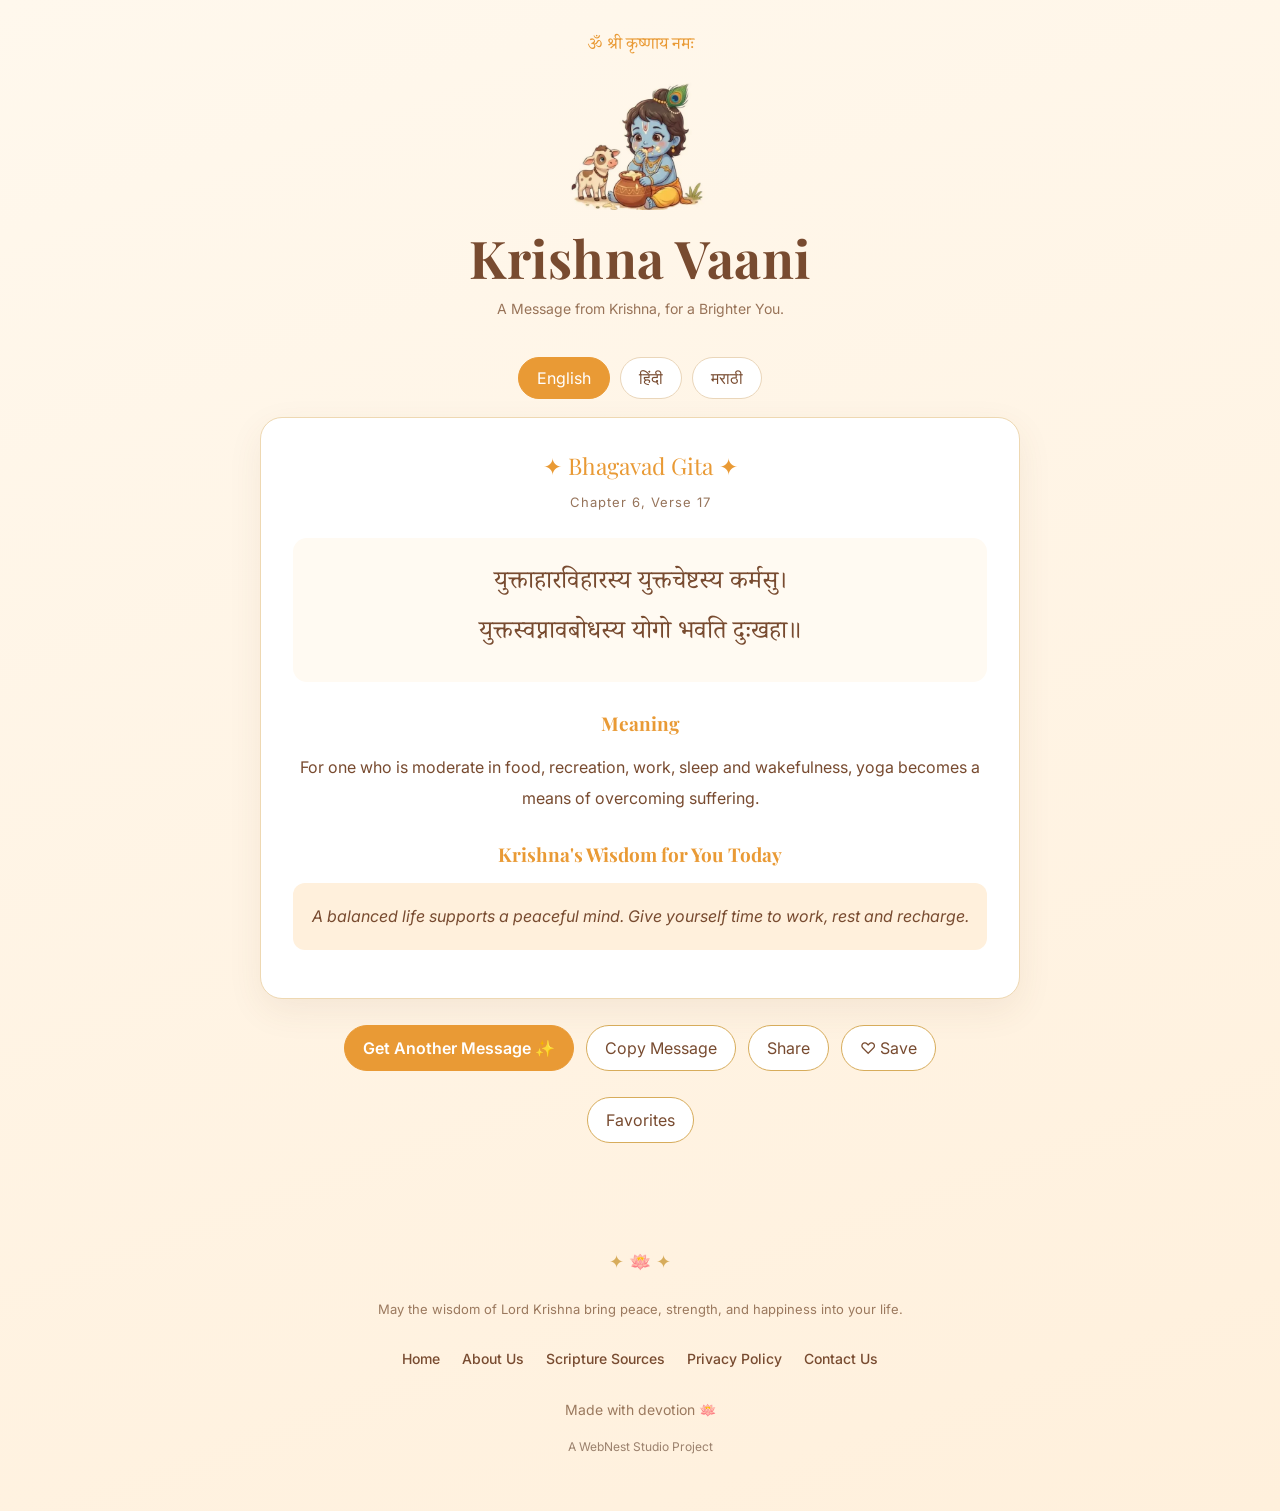
<file: index.html>
<!DOCTYPE html>
<html lang="en">
<head>
  <meta charset="UTF-8">
  <meta name="google-site-verification" content="RBv6J2PZx6m79KZ3nwgyc_ctPUBPmcMekk1My7mF_WQ" />
  <meta name="viewport" content="width=device-width, initial-scale=1.0">
  
  
<!-- SEO: Page title -->
<title>Krishna Vaani | Daily Bhagavad Gita Wisdom</title>

<!-- SEO: Page description -->
<meta
  name="description"
  content="Begin your day with Krishna Vaani. Discover uplifting Bhagavad Gita verses, positive reflections, and daily spiritual wisdom in English, Hindi, and Marathi."
>

<!-- SEO: Search engine indexing -->
<meta name="robots" content="index, follow">

<!-- SEO: Theme color -->
<meta name="theme-color" content="#FFF8ED">

<!-- SEO: Social sharing -->
<meta property="og:type" content="website">
<meta property="og:title"
      content="Krishna Vaani | Daily Bhagavad Gita Wisdom">
<meta property="og:description"
      content="A message from Krishna, for a brighter you. Read inspiring Bhagavad Gita teachings in English, Hindi, and Marathi.">

<meta name="twitter:card" content="summary">

  <link rel="stylesheet" href="style.css">
  <link rel="icon" type="image/png" href="assets/favicon.png">

</head>
<body>

  <main class="container">

    <header class="header">
      <p class="blessing">ॐ श्री कृष्णाय नमः</p>

      <div class="brand">
        <div class="krishna-art">
  
<img
  src="assets/krishna.webp"
  alt="Illustration of baby Lord Krishna"
  class="krishna-image"
  width="140"
  height="140"
  decoding="async"
  fetchpriority="high"
>

</div>
        <h1>Krishna Vaani</h1>
        <p id="tagline">
          A Message from Krishna, for a Brighter You.
        </p>
      </div>

      <nav class="languages" aria-label="Select language">
        <button data-lang="en" aria-pressed="true">English</button>
        <button data-lang="hi" aria-pressed="false">हिंदी</button>
        <button data-lang="mr" aria-pressed="false">मराठी</button>
      </nav>
    </header>

    <section class="message-card" aria-label="Bhagavad Gita wisdom">
      <p class="scripture-title">✦ Bhagavad Gita ✦</p>
      <p id="reference">Loading message...</p>

      <div id="sanskrit" class="sanskrit" lang="sa"></div>

      <h2 id="meaning-label">Meaning</h2>
      <p id="meaning"></p>

      <h2 id="reflection-label">
        Krishna's Wisdom for You Today
      </h2>
      <p id="reflection"></p>
    </section>

    <div class="actions">
      <button id="next">Get Another Message ✨</button>
      <button id="copy">Copy Message</button>
      <button id="share">Share</button>
      <button id="save">♡ Save</button>
    </div>

    <div class="favorites-controls">
      <button id="toggle-favorites">Favorites</button>
    </div>

    <section id="favorites-panel" hidden>
      <h2 id="favorites-heading">Saved Favorites</h2>
      <p id="favorites-note">
        Favorites are stored only in this browser.
      </p>
      <div id="favorites-list"></div>
    </section>

    <p id="status" role="status" aria-live="polite"></p>

    
<footer class="site-footer">

  <div class="footer-divider">✦ 🪷 ✦</div>

  <p id="blessing">
    May the wisdom of Lord Krishna bring peace,
    strength, and happiness into your life.
  </p>

  <nav class="footer-links" aria-label="Footer navigation">
    <a href="index.html">Home</a>
    <a href="about.html">About Us</a>
    <a href="sources.html">Scripture Sources</a>
    <a href="privacy.html">Privacy Policy</a>
    <a href="contact.html">Contact Us</a>
  </nav>

  <p class="footer-brand">
    Made with devotion 🪷
  </p>

  <p class="footer-credit">
    A WebNest Studio Project
  </p>

</footer>


  </main>

  <script src="./script.js"></script>
</body>
</html>
</file>
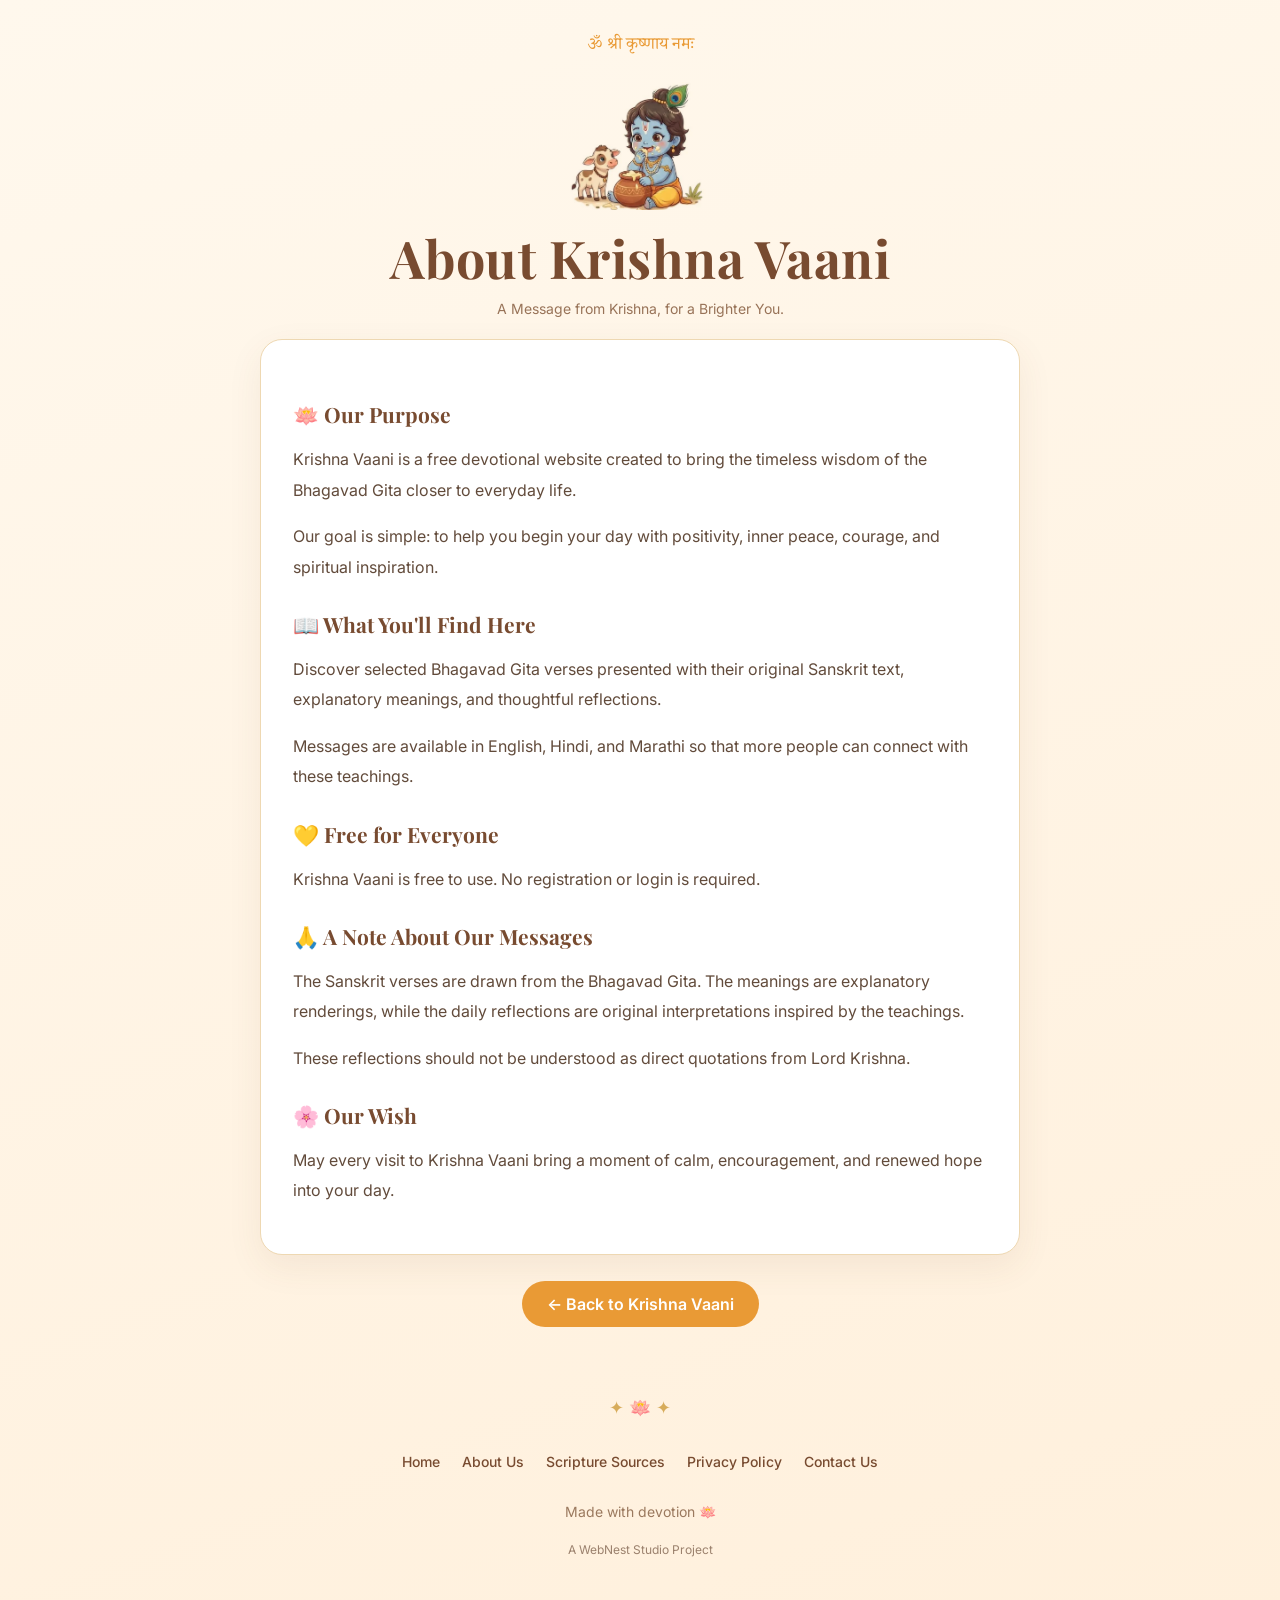
<file: about.html>
<!DOCTYPE html>
<html lang="en">
<head>
  <meta charset="UTF-8">
  <meta name="viewport"
        content="width=device-width, initial-scale=1.0">

  <meta name="description"
        content="Learn about Krishna Vaani, a free website sharing Bhagavad Gita wisdom in English, Hindi and Marathi.">

  <title>About Us | Krishna Vaani</title>

  <link rel="stylesheet" href="style.css">
  
  <link rel="icon" type="image/png" href="assets/favicon.png">

</head>

<body>
  <main class="container">

    <header class="header">
      <p class="blessing">ॐ श्री कृष्णाय नमः</p>

      <div class="brand">
        <div class="krishna-art">
          <img
            src="assets/krishna.png"
            alt="Baby Lord Krishna"
            class="krishna-image"
            width="140"
            height="140"
          >
        </div>

        <h1>About Krishna Vaani</h1>
        <p>A Message from Krishna, for a Brighter You.</p>
      </div>
    </header>

    <section class="message-card about-content">

      <h2>🪷 Our Purpose</h2>

      <p>
        Krishna Vaani is a free devotional website
        created to bring the timeless wisdom of the
        Bhagavad Gita closer to everyday life.
      </p>

      <p>
        Our goal is simple: to help you begin your
        day with positivity, inner peace, courage,
        and spiritual inspiration.
      </p>

      <h2>📖 What You'll Find Here</h2>

      <p>
        Discover selected Bhagavad Gita verses
        presented with their original Sanskrit text,
        explanatory meanings, and thoughtful
        reflections.
      </p>

      <p>
        Messages are available in English, Hindi,
        and Marathi so that more people can
        connect with these teachings.
      </p>

      <h2>💛 Free for Everyone</h2>

      <p>
        Krishna Vaani is free to use.
        No registration or login is required.
      </p>

      <h2>🙏 A Note About Our Messages</h2>

      <p>
        The Sanskrit verses are drawn from the
        Bhagavad Gita. The meanings are explanatory
        renderings, while the daily reflections are
        original interpretations inspired by the
        teachings.
      </p>

      <p>
        These reflections should not be understood
        as direct quotations from Lord Krishna.
      </p>

      <h2>🌸 Our Wish</h2>

      <p>
        May every visit to Krishna Vaani bring
        a moment of calm, encouragement,
        and renewed hope into your day.
      </p>

    </section>

    <div class="actions">
      <a href="index.html" class="page-link">
        ← Back to Krishna Vaani
      </a>
    </div>

    
<footer class="site-footer">

  <div class="footer-divider">✦ 🪷 ✦</div>

  <nav class="footer-links" aria-label="Footer navigation">
    <a href="index.html">Home</a>
    <a href="about.html">About Us</a>
    <a href="sources.html">Scripture Sources</a>
    <a href="privacy.html">Privacy Policy</a>
    <a href="contact.html">Contact Us</a>
  </nav>

  <p class="footer-brand">
    Made with devotion 🪷
  </p>

  <p class="footer-credit">
    A WebNest Studio Project
  </p>

</footer>


  </main>
</body>
</html>
</file>
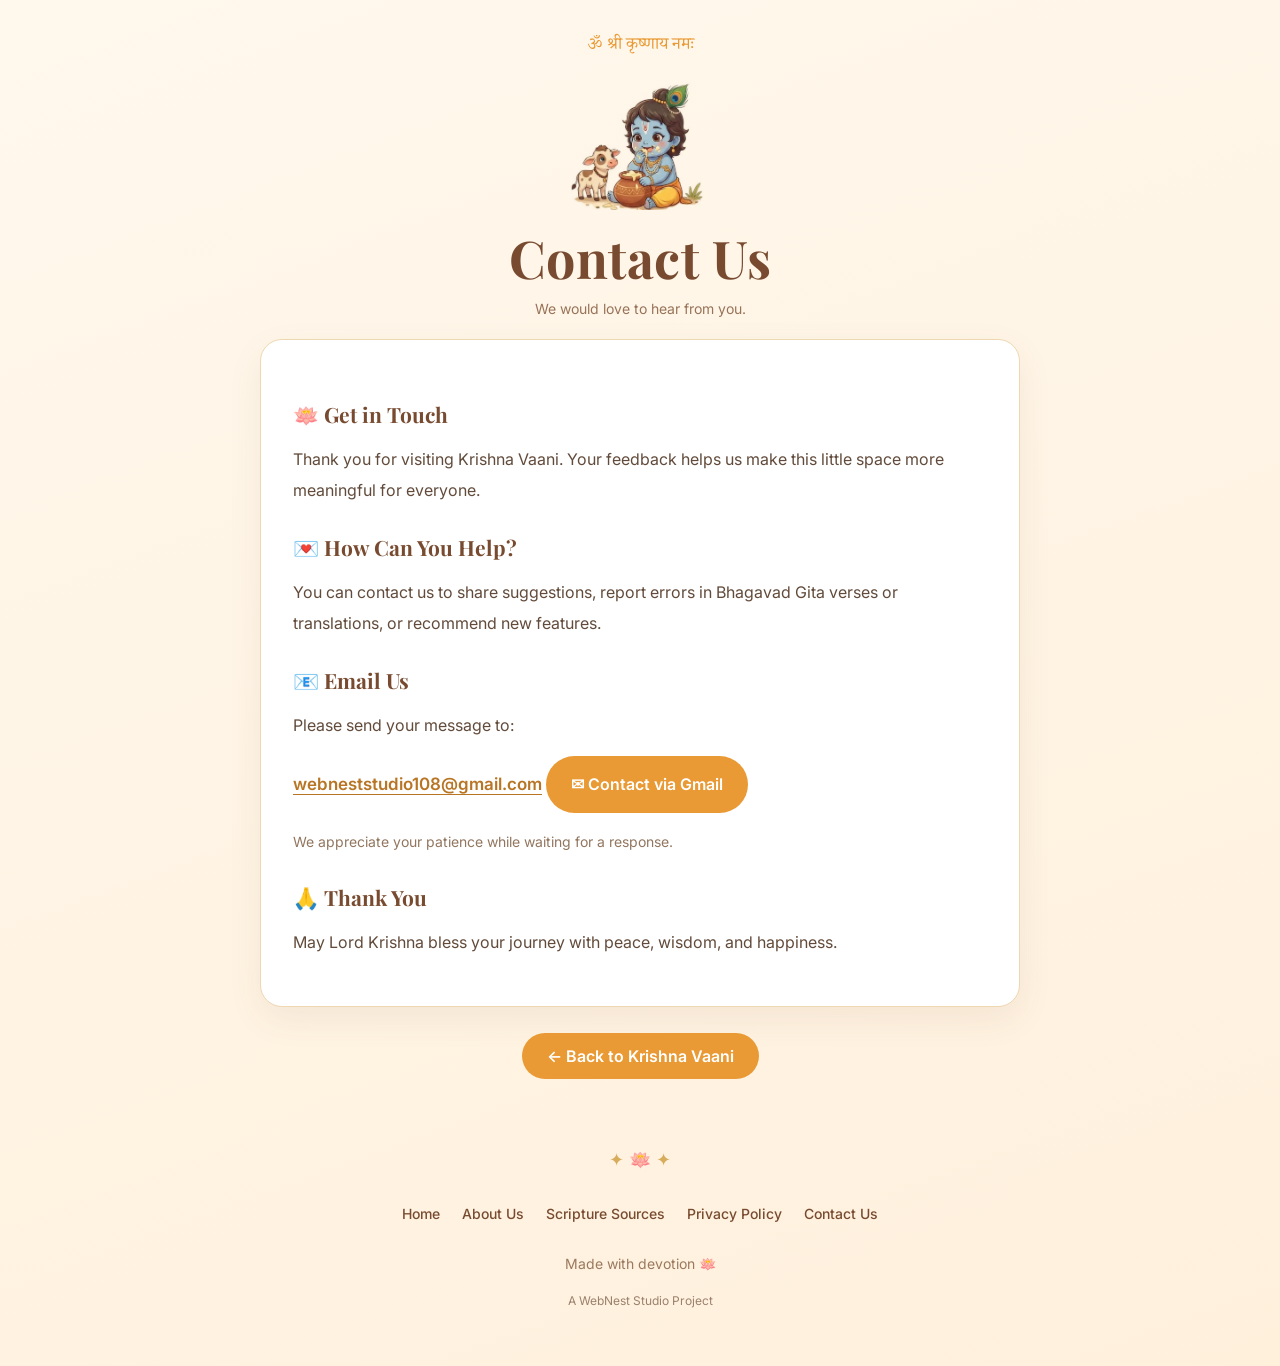
<file: contact.html>
<!DOCTYPE html>
<html lang="en">
<head>
  <meta charset="UTF-8">
  <meta name="viewport"
        content="width=device-width, initial-scale=1.0">

  <meta name="description"
        content="Contact Krishna Vaani to share feedback, suggestions, or corrections.">

  <title>Contact Us | Krishna Vaani</title>

  <link rel="stylesheet" href="style.css">
  
<link rel="icon" type="image/png" href="assets/favicon.png">

</head>

<body>
  <main class="container">

    <header class="header">
      <p class="blessing">ॐ श्री कृष्णाय नमः</p>

      <div class="brand">
        <div class="krishna-art">
          <img
            src="assets/krishna.png"
            alt="Baby Lord Krishna"
            class="krishna-image"
            width="140"
            height="140"
          >
        </div>

        <h1>Contact Us</h1>
        <p>We would love to hear from you.</p>
      </div>
    </header>

    <section class="message-card about-content">

      <h2>🪷 Get in Touch</h2>

      <p>
        Thank you for visiting Krishna Vaani.
        Your feedback helps us make this little
        space more meaningful for everyone.
      </p>

      <h2>💌 How Can You Help?</h2>

      <p>
        You can contact us to share suggestions,
        report errors in Bhagavad Gita verses
        or translations, or recommend new features.
      </p>

      <h2>📧 Email Us</h2>

      <p>
        Please send your message to:
      </p>

      <p>
        <a
          href="mailto:webneststudio108@gmail.com"
          class="contact-email"
        >
          webneststudio108@gmail.com
        </a>
        
<a
  href="https://mail.google.com/mail/?view=cm&fs=1&to=webneststudio108%40gmail.com"
  target="_blank"
  rel="noopener noreferrer"
  class="page-link"
>
  ✉ Contact via Gmail
</a>

      </p>

      <p class="contact-note">
        We appreciate your patience while waiting
        for a response.
      </p>

      <h2>🙏 Thank You</h2>

      <p>
        May Lord Krishna bless your journey
        with peace, wisdom, and happiness.
      </p>

    </section>

    <div class="actions">
      <a href="index.html" class="page-link">
        ← Back to Krishna Vaani
      </a>
    </div>

    
<footer class="site-footer">

  <div class="footer-divider">✦ 🪷 ✦</div>

  <nav class="footer-links" aria-label="Footer navigation">
    <a href="index.html">Home</a>
    <a href="about.html">About Us</a>
    <a href="sources.html">Scripture Sources</a>
    <a href="privacy.html">Privacy Policy</a>
    <a href="contact.html">Contact Us</a>
  </nav>

  <p class="footer-brand">
    Made with devotion 🪷
  </p>

  <p class="footer-credit">
    A WebNest Studio Project
  </p>

</footer>


  </main>
</body>
</html>
</file>
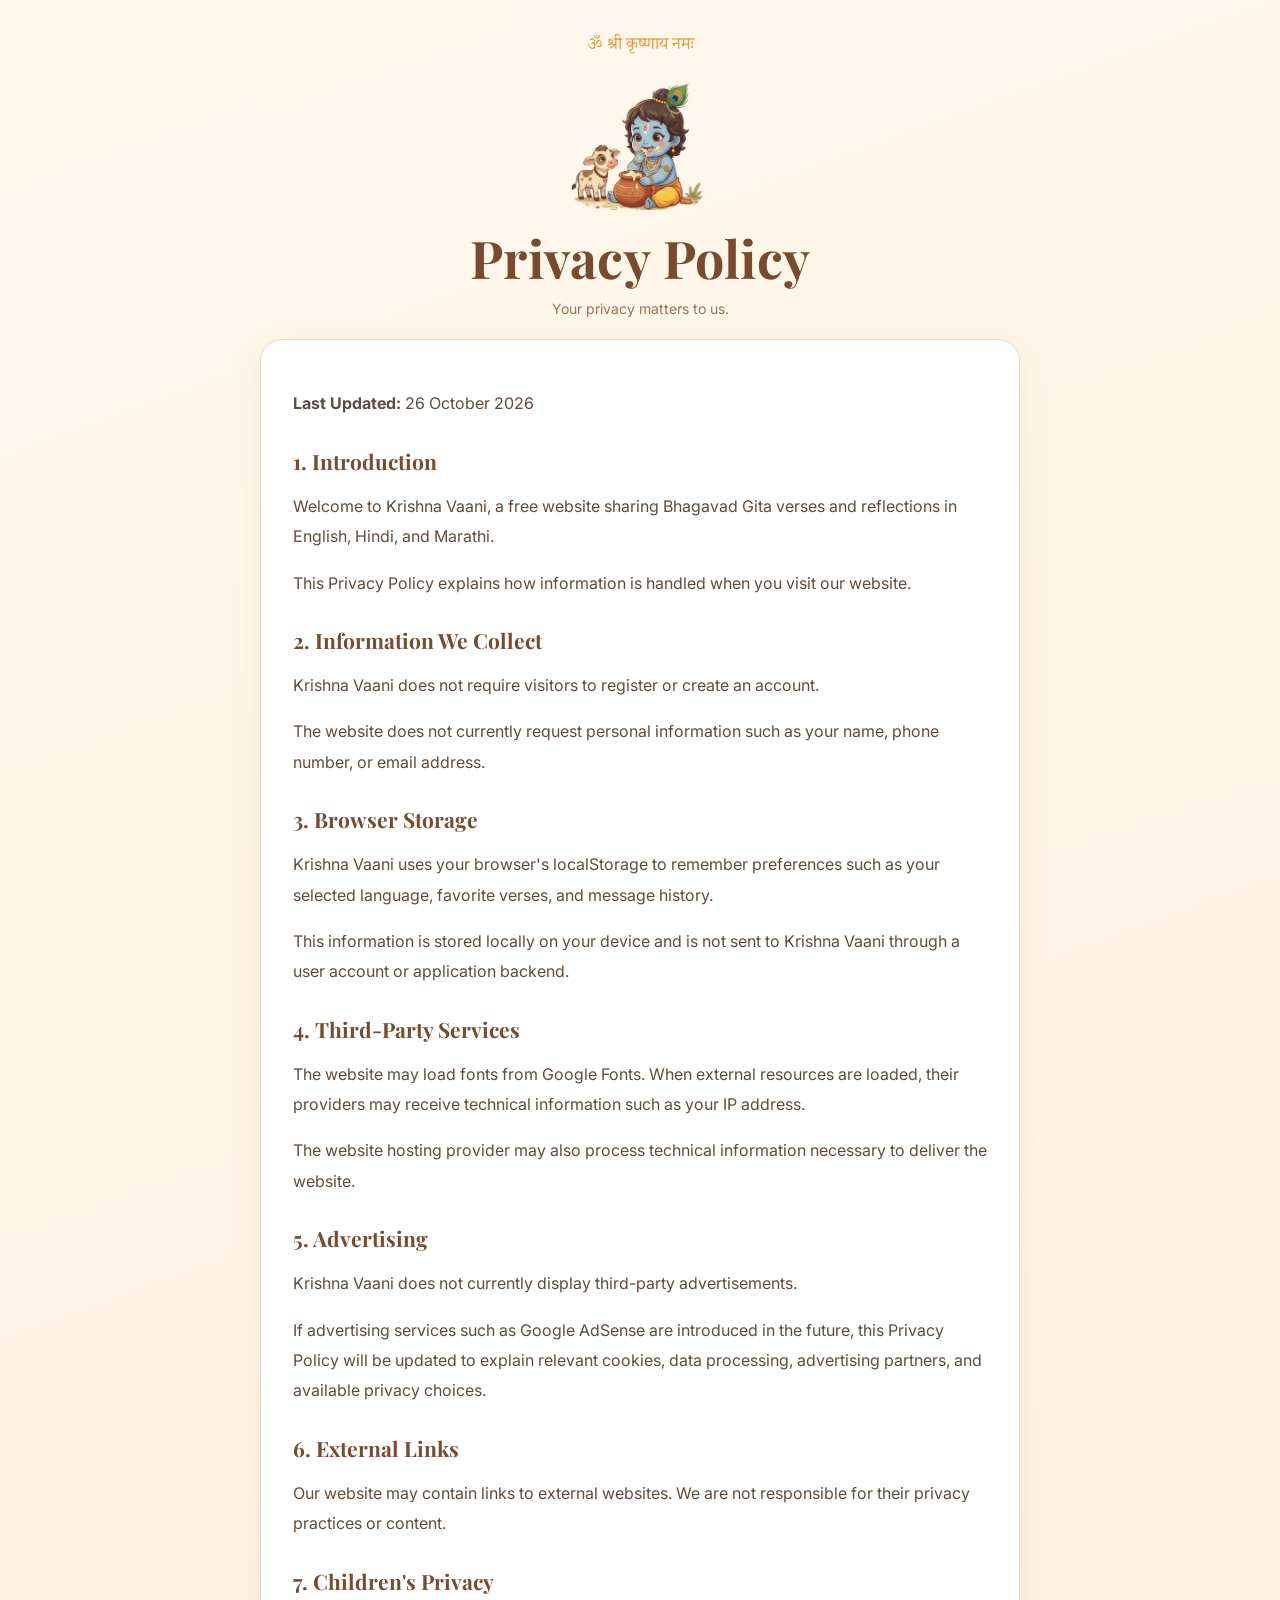
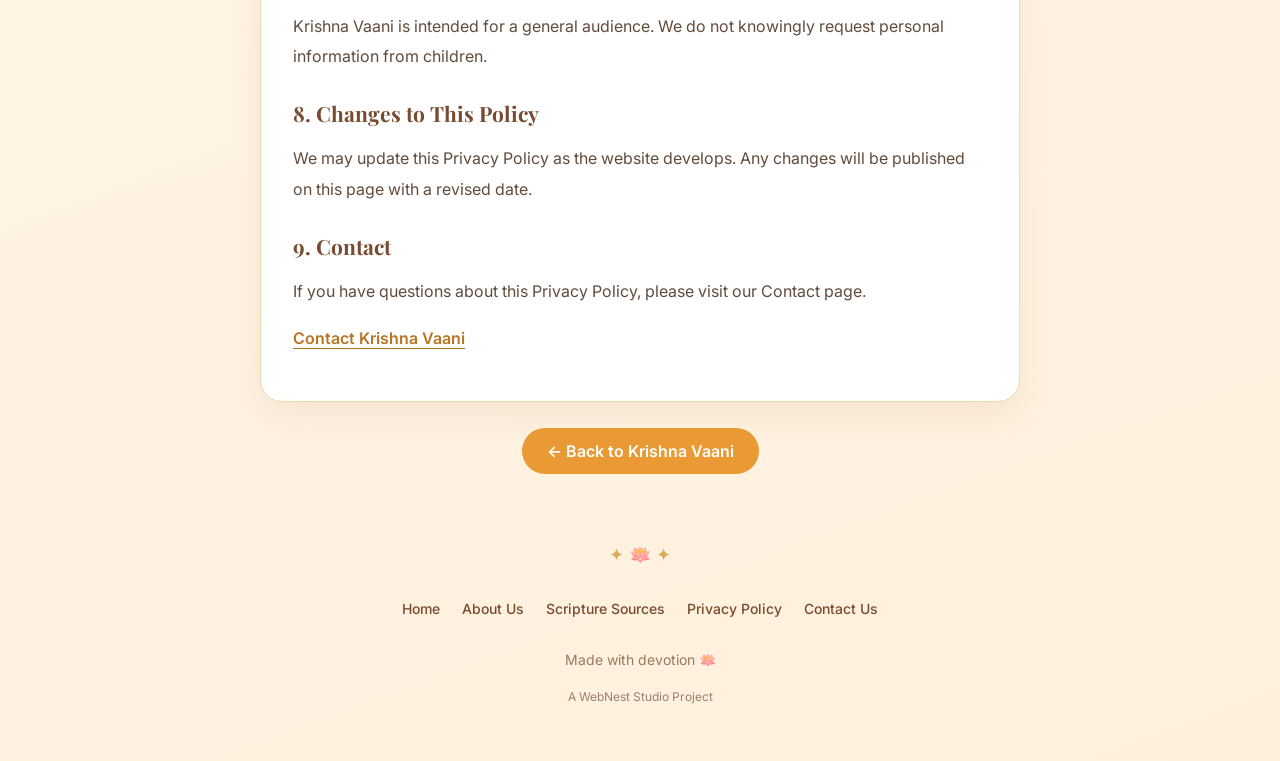
<file: privacy.html>
<!DOCTYPE html>
<html lang="en">
<head>
  <meta charset="UTF-8">
  <meta name="viewport"
        content="width=device-width, initial-scale=1.0">

  <meta name="description"
        content="Read the privacy policy of Krishna Vaani.">

  <title>Privacy Policy | Krishna Vaani</title>

  <link rel="stylesheet" href="style.css">
<link rel="icon" type="image/png" href="assets/favicon.png">

</head>

<body>
  <main class="container">

    <header class="header">
      <p class="blessing">ॐ श्री कृष्णाय नमः</p>

      <div class="brand">
        <div class="krishna-art">
          <img
            src="assets/krishna.png"
            alt="Baby Lord Krishna"
            class="krishna-image"
            width="140"
            height="140"
          >
        </div>

        <h1>Privacy Policy</h1>
        <p>Your privacy matters to us.</p>
      </div>
    </header>

    <section class="message-card about-content">

      <p><strong>Last Updated:</strong> 26 October 2026</p>

      <h2>1. Introduction</h2>
      <p>
        Welcome to Krishna Vaani, a free website
        sharing Bhagavad Gita verses and reflections
        in English, Hindi, and Marathi.
      </p>

      <p>
        This Privacy Policy explains how information
        is handled when you visit our website.
      </p>

      <h2>2. Information We Collect</h2>
      <p>
        Krishna Vaani does not require visitors
        to register or create an account.
      </p>

      <p>
        The website does not currently request
        personal information such as your name,
        phone number, or email address.
      </p>

      <h2>3. Browser Storage</h2>
      <p>
        Krishna Vaani uses your browser's localStorage
        to remember preferences such as your selected
        language, favorite verses, and message history.
      </p>

      <p>
        This information is stored locally on your
        device and is not sent to Krishna Vaani
        through a user account or application backend.
      </p>

      <h2>4. Third-Party Services</h2>
      <p>
        The website may load fonts from Google Fonts.
        When external resources are loaded, their
        providers may receive technical information
        such as your IP address.
      </p>

      <p>
        The website hosting provider may also process
        technical information necessary to deliver
        the website.
      </p>

      <h2>5. Advertising</h2>
      <p>
        Krishna Vaani does not currently display
        third-party advertisements.
      </p>

      <p>
        If advertising services such as Google AdSense
        are introduced in the future, this Privacy
        Policy will be updated to explain relevant
        cookies, data processing, advertising partners,
        and available privacy choices.
      </p>

      <h2>6. External Links</h2>
      <p>
        Our website may contain links to external
        websites. We are not responsible for their
        privacy practices or content.
      </p>

      <h2>7. Children's Privacy</h2>
      <p>
        Krishna Vaani is intended for a general
        audience. We do not knowingly request
        personal information from children.
      </p>

      <h2>8. Changes to This Policy</h2>
      <p>
        We may update this Privacy Policy as the
        website develops. Any changes will be
        published on this page with a revised date.
      </p>

      <h2>9. Contact</h2>
      <p>
        If you have questions about this Privacy
        Policy, please visit our Contact page.
      </p>

      <p>
        <a href="contact.html">Contact Krishna Vaani</a>
      </p>

    </section>

    <div class="actions">
      <a href="index.html" class="page-link">
        ← Back to Krishna Vaani
      </a>
    </div>

    
<footer class="site-footer">

  <div class="footer-divider">✦ 🪷 ✦</div>

  <nav class="footer-links" aria-label="Footer navigation">
    <a href="index.html">Home</a>
    <a href="about.html">About Us</a>
    <a href="sources.html">Scripture Sources</a>
    <a href="privacy.html">Privacy Policy</a>
    <a href="contact.html">Contact Us</a>
  </nav>

  <p class="footer-brand">
    Made with devotion 🪷
  </p>

  <p class="footer-credit">
    A WebNest Studio Project
  </p>

</footer>


  </main>
</body>
</html>
</file>
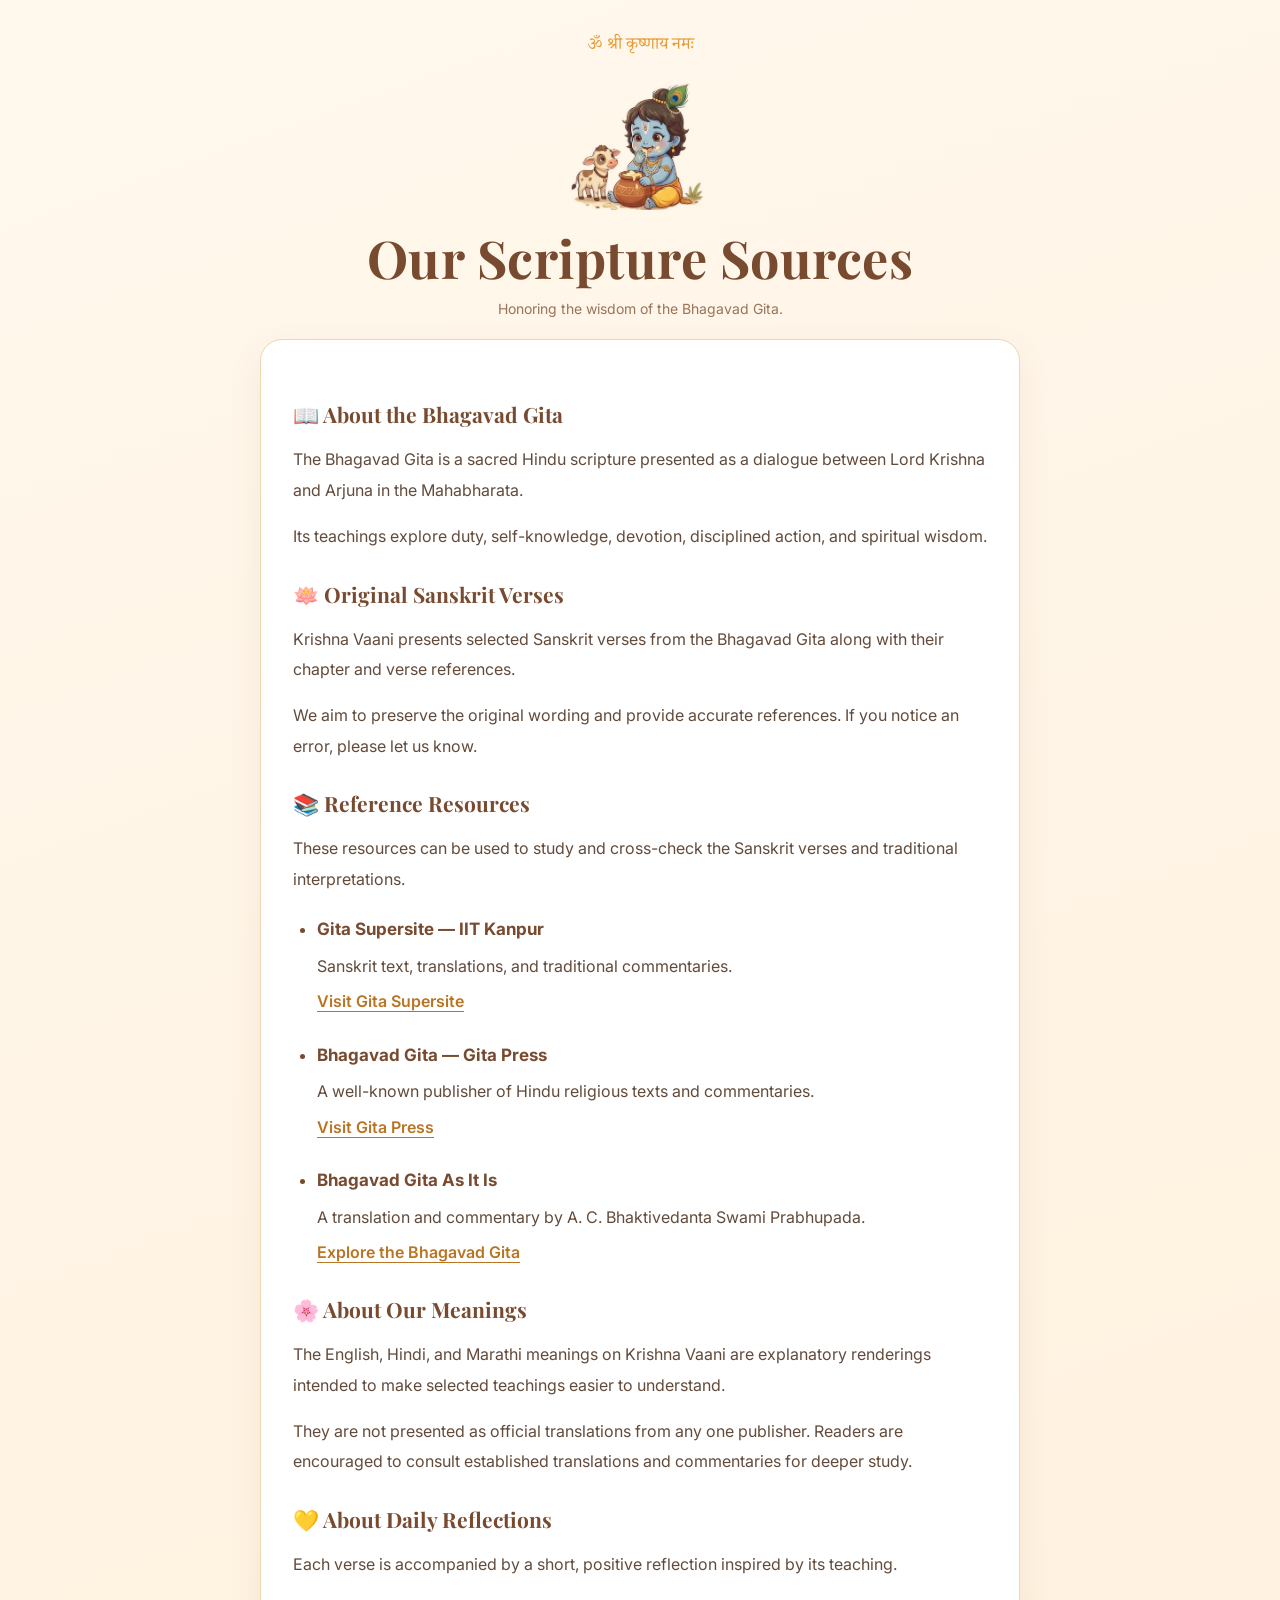
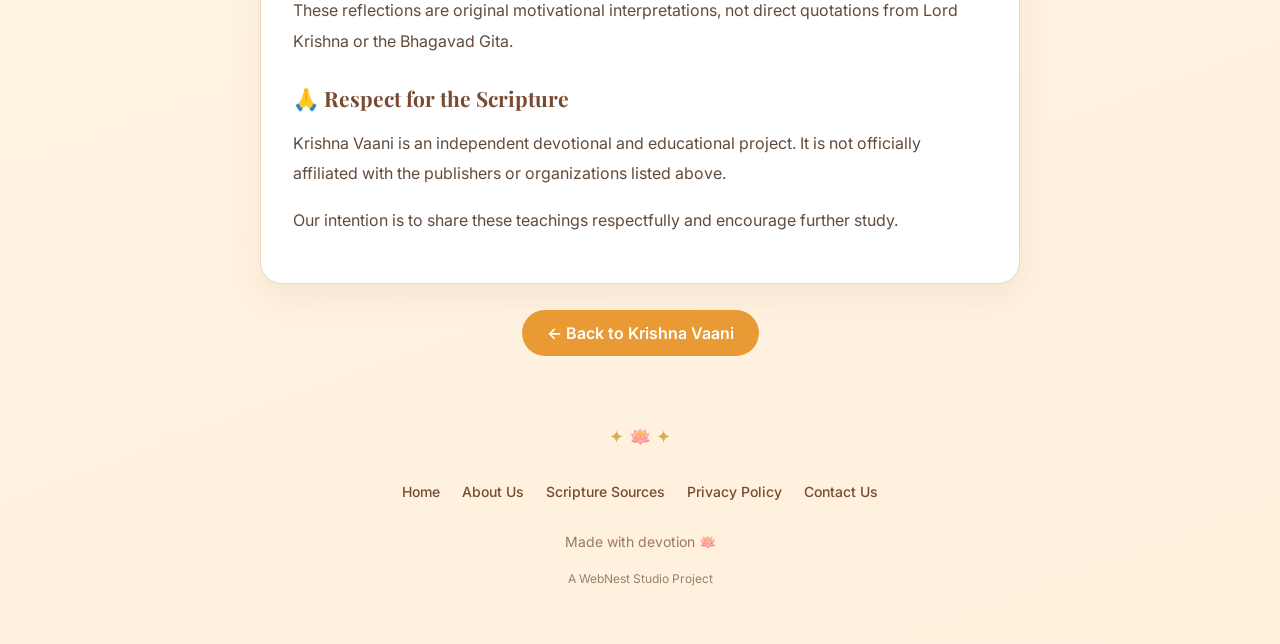
<file: sources.html>
<!DOCTYPE html>
<html lang="en">
<head>
  <meta charset="UTF-8">
  <meta name="viewport"
        content="width=device-width, initial-scale=1.0">

  <meta name="description"
        content="Learn about the Bhagavad Gita scripture, verse references, translations, and reflections presented on Krishna Vaani.">

  <title>Scripture Sources | Krishna Vaani</title>

  <link rel="stylesheet" href="style.css">
<link rel="icon" type="image/png" href="assets/favicon.png">

</head>

<body>
  <main class="container">

    <header class="header">
      <p class="blessing">ॐ श्री कृष्णाय नमः</p>

      <div class="brand">
        <div class="krishna-art">
          <img
            src="assets/krishna.png"
            alt="Baby Lord Krishna illustration"
            class="krishna-image"
            width="140"
            height="140"
          >
        </div>

        <h1>Our Scripture Sources</h1>
        <p>Honoring the wisdom of the Bhagavad Gita.</p>
      </div>
    </header>

    <section class="message-card about-content">

      <h2>📖 About the Bhagavad Gita</h2>

      <p>
        The Bhagavad Gita is a sacred Hindu scripture
        presented as a dialogue between Lord Krishna
        and Arjuna in the Mahabharata.
      </p>

      <p>
        Its teachings explore duty, self-knowledge,
        devotion, disciplined action, and spiritual
        wisdom.
      </p>

      <h2>🪷 Original Sanskrit Verses</h2>

      <p>
        Krishna Vaani presents selected Sanskrit
        verses from the Bhagavad Gita along with
        their chapter and verse references.
      </p>

      <p>
        We aim to preserve the original wording
        and provide accurate references.
        If you notice an error, please let us know.
      </p>

      <h2>📚 Reference Resources</h2>

      <p>
        These resources can be used to study and
        cross-check the Sanskrit verses and
        traditional interpretations.
      </p>

      <ul class="source-list">
        <li>
          <strong>Gita Supersite — IIT Kanpur</strong>
          <p>
            Sanskrit text, translations, and
            traditional commentaries.
          </p>
          <a
            href="https://www.gitasupersite.iitk.ac.in/"
            target="_blank"
            rel="noopener noreferrer"
          >
            Visit Gita Supersite
          </a>
        </li>

        <li>
          <strong>Bhagavad Gita — Gita Press</strong>
          <p>
            A well-known publisher of Hindu
            religious texts and commentaries.
          </p>
          <a
            href="https://gitapress.org/"
            target="_blank"
            rel="noopener noreferrer"
          >
            Visit Gita Press
          </a>
        </li>

        <li>
          <strong>Bhagavad Gita As It Is</strong>
          <p>
            A translation and commentary by
            A. C. Bhaktivedanta Swami Prabhupada.
          </p>
          <a
            href="https://vedabase.io/en/library/bg/"
            target="_blank"
            rel="noopener noreferrer"
          >
            Explore the Bhagavad Gita
          </a>
        </li>
      </ul>

      <h2>🌸 About Our Meanings</h2>

      <p>
        The English, Hindi, and Marathi meanings
        on Krishna Vaani are explanatory renderings
        intended to make selected teachings easier
        to understand.
      </p>

      <p>
        They are not presented as official
        translations from any one publisher.
        Readers are encouraged to consult
        established translations and commentaries
        for deeper study.
      </p>

      <h2>💛 About Daily Reflections</h2>

      <p>
        Each verse is accompanied by a short,
        positive reflection inspired by its
        teaching.
      </p>

      <p>
        These reflections are original motivational
        interpretations, not direct quotations
        from Lord Krishna or the Bhagavad Gita.
      </p>

      <h2>🙏 Respect for the Scripture</h2>

      <p>
        Krishna Vaani is an independent devotional
        and educational project. It is not
        officially affiliated with the publishers
        or organizations listed above.
      </p>

      <p>
        Our intention is to share these teachings
        respectfully and encourage further study.
      </p>

    </section>

    <div class="actions">
      <a href="index.html" class="page-link">
        ← Back to Krishna Vaani
      </a>
    </div>

    
<footer class="site-footer">

  <div class="footer-divider">✦ 🪷 ✦</div>

  <nav class="footer-links" aria-label="Footer navigation">
    <a href="index.html">Home</a>
    <a href="about.html">About Us</a>
    <a href="sources.html">Scripture Sources</a>
    <a href="privacy.html">Privacy Policy</a>
    <a href="contact.html">Contact Us</a>
  </nav>

  <p class="footer-brand">
    Made with devotion 🪷
  </p>

  <p class="footer-credit">
    A WebNest Studio Project
  </p>

</footer>


  </main>
</body>
</html>
</file>
<file: style.css>
@import url('https://fonts.googleapis.com/css2?family=Inter:wght@400;500;600;700&family=Noto+Serif+Devanagari:wght@400;500;600&family=Playfair+Display:wght@500;600;700&display=swap');

:root {
  --cream: #FFF8ED;
  --saffron: #E99A35;
  --brown: #784B30;
  --gold: #D7AC5B;
  --white: #FFFFFF;
  --peach: #FFF0DC;
}

* {
  box-sizing: border-box;
}

body {
  margin: 0;
  background: linear-gradient(160deg, #FFF8ED, #FFF0DC);
  color: var(--brown);
  font-family: 'Inter', sans-serif;
  min-height: 100vh;
}

button {
  font: inherit;
  cursor: pointer;
}

button:focus-visible {
  outline: 3px solid var(--brown);
  outline-offset: 3px;
}

.container {
  width: min(100% - 32px, 760px);
  margin: auto;
  padding: 30px 0 20px;
}

/* HEADER */

.header {
  text-align: center;
}

.blessing {
  font-family: 'Noto Serif Devanagari', serif;
  color: var(--saffron);
  font-size: 17px;
  margin-bottom: 18px;
}

.brand {
  position: relative;
  padding: 12px 0;
}

.brand h1 {
  font-family: 'Playfair Display', serif;
  font-size: clamp(34px, 6vw, 52px);
  margin: 0;
  color: var(--brown);
}

.brand p {
  font-size: 14px;
  line-height: 1.6;
  margin-top: 10px;
  color: #987358;
}

.krishna-art {
  font-size: 36px;
  margin-bottom: 8px;
}

/* LANGUAGE BUTTONS */

.languages {
  display: flex;
  justify-content: center;
  flex-wrap: wrap;
  gap: 10px;
  margin: 24px 0;
}

.languages button {
  background: var(--white);
  color: var(--brown);
  border: 1px solid #EAD6BA;
  border-radius: 25px;
  padding: 10px 18px;
}

.languages button:hover,
.languages button.active,
.languages button[aria-pressed="true"] {
  background: var(--saffron);
  color: white;
  border-color: var(--saffron);
}

/* MAIN MESSAGE CARD */

.message-card {
  background: var(--white);
  border: 1px solid #EED8B2;
  border-radius: 22px;
  padding: 38px;
  text-align: center;
  box-shadow: 0 12px 35px rgba(120, 75, 48, 0.08);
  animation: fadeIn 0.5s ease;
}

.scripture-title {
  font-family: 'Playfair Display', serif;
  color: var(--saffron);
  font-size: 23px;
  margin: 0 0 12px;
}

#reference {
  font-size: 13px;
  color: #96745B;
  letter-spacing: 1px;
}

.sanskrit {
  font-family: 'Noto Serif Devanagari', serif;
  font-size: clamp(18px, 3vw, 23px);
  line-height: 2;
  margin: 28px 0;
  padding: 22px 12px;
  background: #FFFAF2;
  border-radius: 14px;
  white-space: pre-line;
}

.message-card h2 {
  font-family: 'Playfair Display', 'Noto Serif Devanagari', serif;
  font-size: 19px;
  color: var(--saffron);
  margin-top: 28px;
}

#meaning,
#reflection {
  font-size: 15px;
  line-height: 1.9;
  overflow-wrap: anywhere;
}

#reflection {
  font-style: italic;
  background: var(--peach);
  padding: 18px;
  border-radius: 12px;
}

/* ACTION BUTTONS */

.actions {
  display: flex;
  flex-wrap: wrap;
  justify-content: center;
  gap: 12px;
  margin: 26px 0;
}

.actions button,
#toggle-favorites {
  border: 1px solid var(--gold);
  background: white;
  color: var(--brown);
  border-radius: 30px;
  padding: 12px 18px;
  transition: 0.2s ease;
}

.actions button:hover,
#toggle-favorites:hover {
  transform: translateY(-2px);
  background: var(--peach);
}

#next {
  background: var(--saffron);
  color: white;
  border-color: var(--saffron);
  font-weight: 600;
}

#next:hover {
  background: #D98920;
}

.favorites-controls {
  text-align: center;
}

#favorites-panel {
  margin-top: 22px;
  padding: 24px;
  background: white;
  border-radius: 18px;
  border: 1px solid #EED8B2;
}

#favorites-panel[hidden] {
  display: none;
}

#favorites-panel h2 {
  font-family: 'Playfair Display', serif;
}

#favorites-list > * {
  padding: 12px 0;
  border-bottom: 1px solid #F0E1CD;
}

#favorites-list button {
  margin: 8px;
  border: 1px solid var(--gold);
  border-radius: 20px;
  padding: 8px 14px;
  background: var(--cream);
  color: var(--brown);
}

#status {
  text-align: center;
  min-height: 22px;
  color: var(--brown);
}

/* FOOTER */

footer {
  text-align: center;
  padding: 28px 12px;
  font-size: 13px;
  color: #9B795E;
  line-height: 1.8;
}

/* ANIMATIONS */

@keyframes fadeIn {
  from {
    opacity: 0;
    transform: translateY(8px);
  }

  to {
    opacity: 1;
    transform: translateY(0);
  }
}

/* MOBILE RESPONSIVENESS */

@media (max-width: 600px) {
  .container {
    width: min(100% - 24px, 760px);
    padding-top: 18px;
  }

  .brand h1 {
    font-size: 36px;
  }

  .krishna-art {
    font-size: 30px;
  }

  .message-card {
    padding: 24px 17px;
    border-radius: 18px;
  }

  .sanskrit {
    padding: 16px 8px;
  }

  .actions {
    display: grid;
    grid-template-columns: repeat(2, minmax(0, 1fr));
    gap: 10px;
  }

  .actions button {
    padding: 12px 8px;
    font-size: 13px;
  }

  #next {
    grid-column: 1 / -1;
  }

  .languages button {
    padding: 9px 13px;
    font-size: 13px;
  }
}

@media (max-width: 350px) {
  .actions {
    grid-template-columns: 1fr;
  }

  #next {
    grid-column: auto;
  }
}

@media (prefers-reduced-motion: reduce) {
  *,
  *::before,
  *::after {
    animation-duration: 0.01ms !important;
    transition-duration: 0.01ms !important;
  }
}



/* PHASE 6 — KRISHNA ILLUSTRATION */

.krishna-art {
  display: flex;
  justify-content: center;
  align-items: center;
  margin-bottom: 10px;
}

.krishna-image {
  width: 140px;
  height: 140px;
  object-fit: contain;
  border-radius: 24px;
  mix-blend-mode: multiply;
  transition: transform 0.3s ease;
}

.krishna-image:hover {
  transform: scale(1.04);
}

/* Elegant heading refinement */

.brand h1 {
  letter-spacing: 0.5px;
}

.message-card {
  transition: box-shadow 0.3s ease;
}

.message-card:hover {
  box-shadow: 0 15px 40px rgba(120, 75, 48, 0.11);
}

/* Small gold divider above footer */

footer::before {
  content: "✦ 🪷 ✦";
  display: block;
  color: #D7AC5B;
  font-size: 17px;
  margin-bottom: 20px;
}

/* MOBILE */

@media (max-width: 600px) {
  .krishna-image {
    width: 95px;
    height: 95px;
  }

  .krishna-art {
    margin-bottom: 8px;
  }
}

@media (prefers-reduced-motion: reduce) {
  .krishna-image {
    transition: none;
  }

  .krishna-image:hover {
    transform: none;
  }
}



/* PHASE 6 — FINAL READABILITY IMPROVEMENTS */

.container {
  padding-top: 16px;
}

.blessing {
  margin-bottom: 8px;
}

.brand {
  padding: 5px 0;
}

.brand p {
  margin-top: 6px;
}

.languages {
  margin: 18px 0;
}

.message-card {
  padding: 32px;
}

.sanskrit {
  font-size: clamp(20px, 2.5vw, 25px);
  line-height: 2;
}

#meaning,
#reflection {
  font-size: 16px;
  line-height: 1.9;
}

@media (max-width: 600px) {
  .message-card {
    padding: 24px 17px;
  }

  #meaning,
  #reflection {
    font-size: 15px;
  }
}

/* MOBILE FINAL POLISH */

@media (max-width: 600px) {

  .message-card {
    padding: 22px 16px;
  }

  .sanskrit {
    margin: 20px 0;
    padding: 16px 10px;
    line-height: 1.8;
  }

  .message-card h2 {
    font-size: 17px;
    margin-top: 22px;
  }

  #meaning,
  #reflection {
    line-height: 1.75;
  }

  #reflection {
    padding: 14px;
  }

  .brand h1 {
    font-size: 34px;
  }

  .languages {
    margin: 16px 0;
  }
}


/* ABOUT PAGE */

.about-content {
  text-align: left;
}

.about-content h2 {
  color: #784B30;
  font-size: 21px;
  margin-top: 28px;
  margin-bottom: 12px;
}

.about-content p {
  font-size: 16px;
  line-height: 1.9;
  margin-bottom: 16px;
  color: #624B3B;
}

.page-link {
  display: inline-block;
  background: #E99A35;
  color: white;
  padding: 13px 25px;
  border-radius: 30px;
  text-decoration: none;
  font-weight: 600;
  transition: background 0.3s ease;
}

.page-link:hover {
  background: #C77F22;
}

@media (max-width: 600px) {
  .about-content h2 {
    font-size: 19px;
  }

  .about-content p {
    font-size: 15px;
  }
}



/* CONTACT PAGE */

.contact-email {
  display: inline-block;
  color: #B87524;
  font-weight: 600;
  font-size: 17px;
  text-decoration: underline;
  text-underline-offset: 4px;
  overflow-wrap: anywhere;
}

.contact-email:hover {
  color: #784B30;
}

.contact-note {
  font-size: 14px !important;
  color: #92765F !important;
}


/* SCRIPTURE SOURCES PAGE */

.source-list {
  padding-left: 24px;
  margin: 20px 0;
}

.source-list li {
  margin-bottom: 24px;
  line-height: 1.8;
  color: #784B30;
}

.source-list li strong {
  font-size: 17px;
}

.source-list li p {
  margin: 6px 0;
}

.source-list a,
.about-content a:not(.page-link) {
  color: #B87524;
  font-weight: 600;
  text-underline-offset: 4px;
  overflow-wrap: anywhere;
}

.source-list a:hover,
.about-content a:hover {
  color: #784B30;
}

@media (max-width: 600px) {
  .source-list {
    padding-left: 18px;
  }

  .source-list li strong {
    font-size: 16px;
  }
}



/* PHASE 7.4 — FOOTER NAVIGATION */

.site-footer {
  text-align: center;
  padding: 30px 12px 22px;
  margin-top: 35px;
}

.footer-divider {
  color: #D7AC5B;
  font-size: 18px;
  margin-bottom: 20px;
}

.site-footer::before {
  display: none;
}

.footer-links {
  display: flex;
  justify-content: center;
  align-items: center;
  flex-wrap: wrap;
  gap: 12px 22px;
  margin: 25px auto;
}

.footer-links a {
  color: #784B30;
  text-decoration: none;
  font-size: 14px;
  font-weight: 500;
  transition: color 0.2s ease;
}

.footer-links a:hover {
  color: #E99A35;
  text-decoration: underline;
  text-underline-offset: 4px;
}

.footer-links a:focus-visible {
  outline: 2px solid #E99A35;
  outline-offset: 4px;
  border-radius: 3px;
}

.footer-brand {
  margin-top: 18px;
  font-size: 14px;
}

.footer-credit {
  font-size: 12px;
  color: #9B816D;
  margin-top: 8px;
}

/* MOBILE FOOTER */

@media (max-width: 600px) {
  .site-footer {
    padding: 25px 8px 18px;
  }

  .footer-links {
    gap: 12px 16px;
  }

  .footer-links a {
    font-size: 13px;
  }
}
</file>
